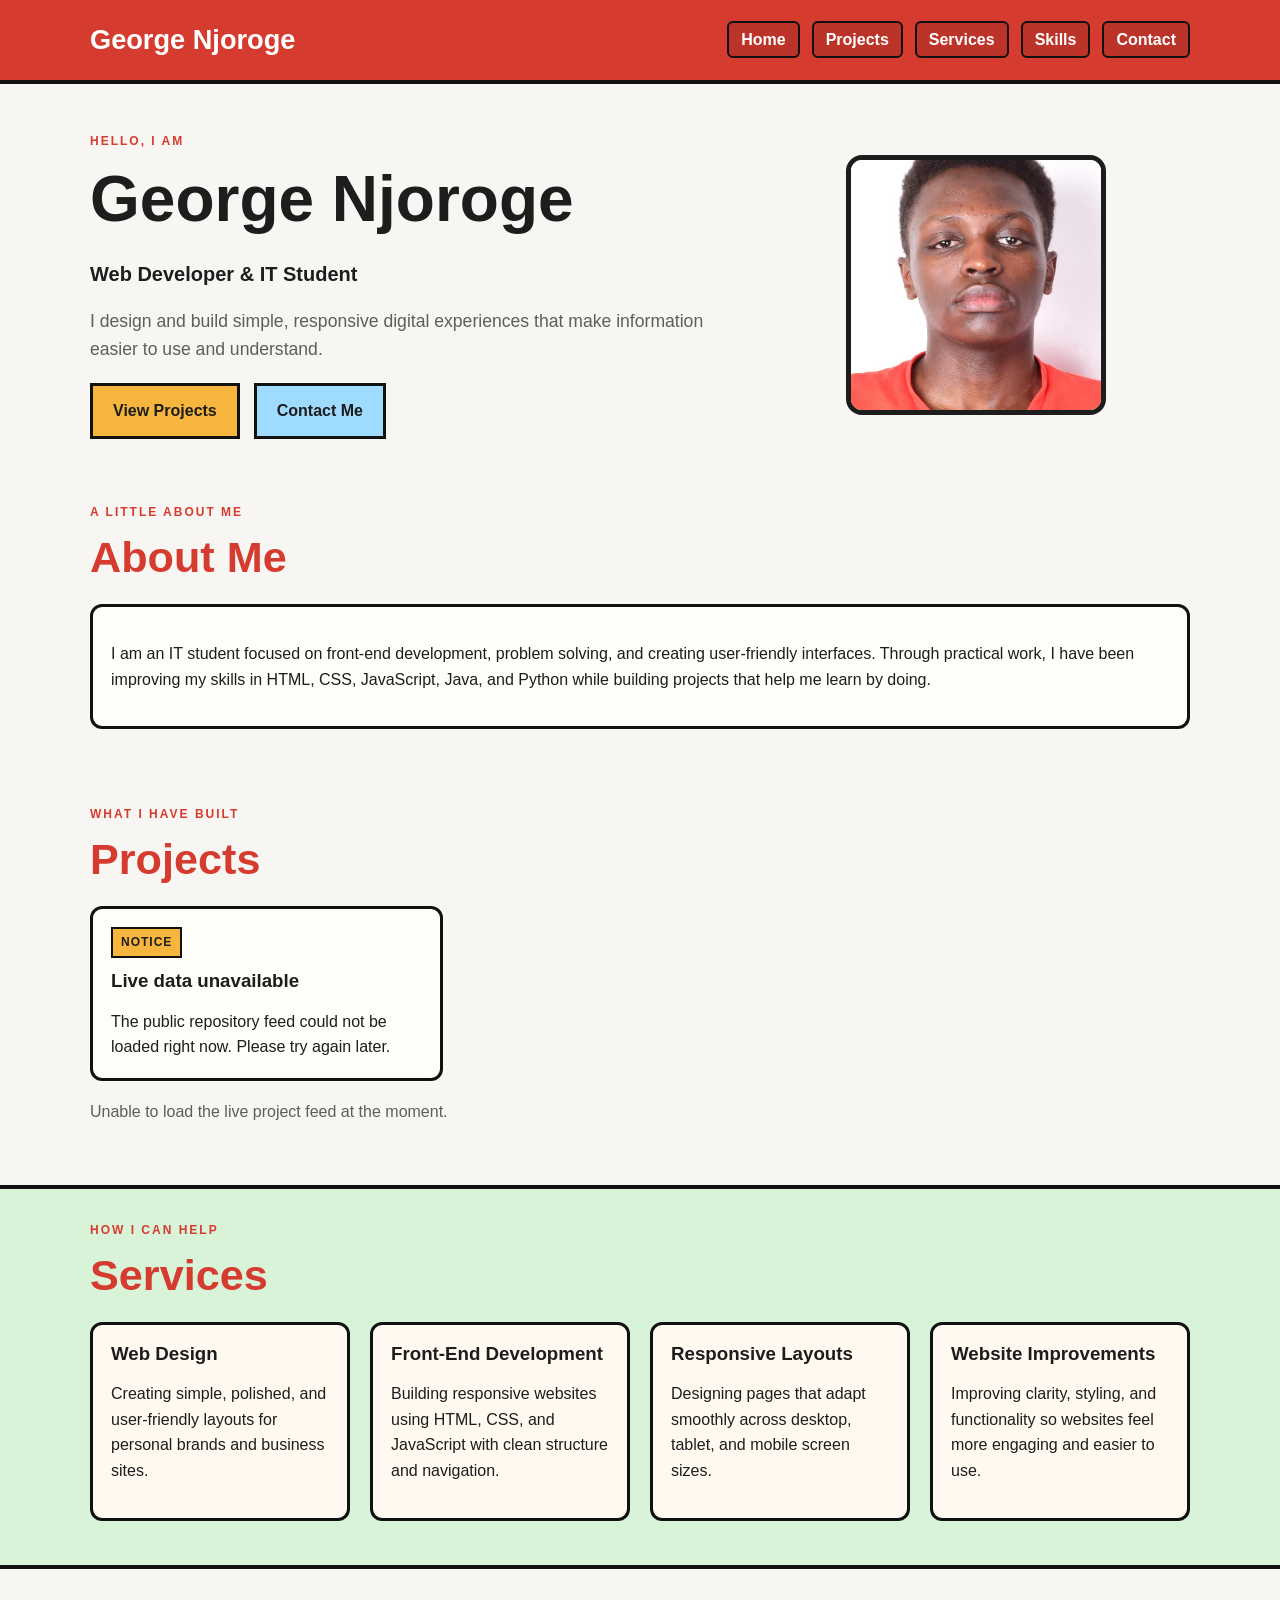
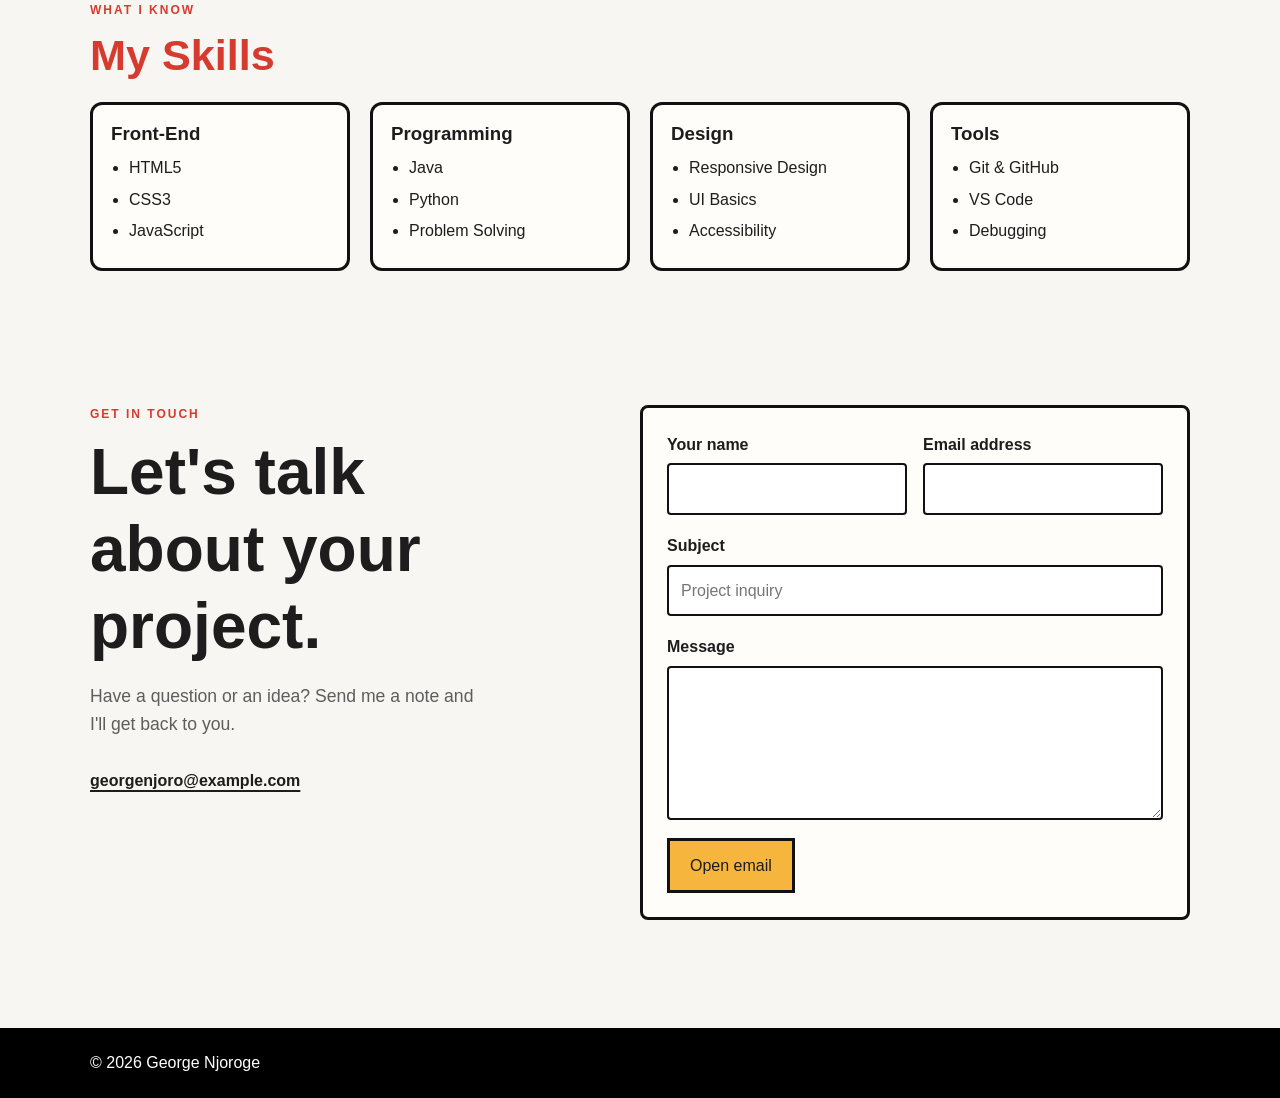
<file: index.html>
<!DOCTYPE html>
<html lang="en">
<head>
    <meta charset="UTF-8">
    <meta name="viewport" content="width=device-width, initial-scale=1.0">
    <title>George Njoroge | Portfolio</title>
    <link rel="stylesheet" href="style.css">
    <link rel="stylesheet" href="contact.css">
</head>
<body>
    <header class="site-header">
        <div class="container header-content">
            <a class="site-name" href="index.html">George Njoroge</a>
            <nav aria-label="Main navigation">
                <ul class="nav-list">
                    <li><a href="index.html">Home</a></li>
                    <li><a href="#projects">Projects</a></li>
                    <li><a href="#services">Services</a></li>
                    <li><a href="#skills">Skills</a></li>
                    <li><a href="#contact">Contact</a></li>
                </ul>
            </nav>
        </div>
    </header>

    <main>
        <section class="hero container" aria-labelledby="hero-title">
            <div class="hero-text">
                <p class="eyebrow">Hello, I am</p>
                <h1 id="hero-title">George Njoroge</h1>
                <p class="tagline">Web Developer &amp; IT Student</p>
                <p>I design and build simple, responsive digital experiences that make information easier to use and understand.</p>
                <div class="hero-actions">
                    <a class="button button-primary" href="#projects">View Projects</a>
                    <a class="button button-secondary" href="#contact">Contact Me</a>
                </div>
            </div>
            <div class="hero-image">
                <img src="images/me-optimized.webp" alt="Professional headshot of George Njoroge" width="800" height="800">
            </div>
        </section>

        <section class="section container" id="about" aria-labelledby="about-title">
            <p class="eyebrow">A little about me</p>
            <h2 id="about-title">About Me</h2>
            <div class="about-content">
                <p>I am an IT student focused on front-end development, problem solving, and creating user-friendly interfaces. Through practical work, I have been improving my skills in HTML, CSS, JavaScript, Java, and Python while building projects that help me learn by doing.</p>
            </div>
        </section>

        <section class="section container" id="projects" aria-labelledby="projects-title">
                <p class="eyebrow">What I have built</p>
                <h2 id="projects-title">Projects</h2>
                <div class="project-grid" id="project-grid" aria-live="polite"></div>
                <p class="api-status" id="api-status" role="status" aria-live="polite"></p>
            </section>

        <section class="section section-muted" id="services" aria-labelledby="services-title">
            <div class="container">
                <p class="eyebrow">How I can help</p>
                <h2 id="services-title">Services</h2>
                <div class="service-grid">
                    <article class="service-card">
                        <h3>Web Design</h3>
                        <p>Creating simple, polished, and user-friendly layouts for personal brands and business sites.</p>
                    </article>
                    <article class="service-card">
                        <h3>Front-End Development</h3>
                        <p>Building responsive websites using HTML, CSS, and JavaScript with clean structure and navigation.</p>
                    </article>
                    <article class="service-card">
                        <h3>Responsive Layouts</h3>
                        <p>Designing pages that adapt smoothly across desktop, tablet, and mobile screen sizes.</p>
                    </article>
                    <article class="service-card">
                        <h3>Website Improvements</h3>
                        <p>Improving clarity, styling, and functionality so websites feel more engaging and easier to use.</p>
                    </article>
                </div>
            </div>
        </section>

        <section class="section container" id="skills" aria-labelledby="skills-title">
            <p class="eyebrow">What I know</p>
            <h2 id="skills-title">My Skills</h2>
            <div class="skills-grid">
                <article class="skill-card">
                    <h3>Front-End</h3>
                    <ul>
                        <li>HTML5</li>
                        <li>CSS3</li>
                        <li>JavaScript</li>
                    </ul>
                </article>
                <article class="skill-card">
                    <h3>Programming</h3>
                    <ul>
                        <li>Java</li>
                        <li>Python</li>
                        <li>Problem Solving</li>
                    </ul>
                </article>
                <article class="skill-card">
                    <h3>Design</h3>
                    <ul>
                        <li>Responsive Design</li>
                        <li>UI Basics</li>
                        <li>Accessibility</li>
                    </ul>
                </article>
                <article class="skill-card">
                    <h3>Tools</h3>
                    <ul>
                        <li>Git &amp; GitHub</li>
                        <li>VS Code</li>
                        <li>Debugging</li>
                    </ul>
                </article>
            </div>
        </section>

    <section class="container contact-page" id="contact" aria-labelledby="contact-title">
        <div class="contact-intro">
            <p class="eyebrow">Get in touch</p>
            <h1 id="contact-title">Let's talk about your project.</h1>
            <p>Have a question or an idea? Send me a note and I'll get back to you.</p>
            <a class="contact-email" href="mailto:georgenjoro@example.com">georgenjoro@example.com</a>
        </div>

        <form class="contact-form" id="contact-form">
            <div class="form-row">
                <div class="form-field">
                    <label for="name">Your name</label>
                    <input id="name" name="name" type="text" autocomplete="name" required>
                </div>
                <div class="form-field">
                    <label for="email">Email address</label>
                    <input id="email" name="email" type="email" autocomplete="email" required>
                </div>
            </div>
            <div class="form-row">
                <div class="form-field form-field-full">
                    <label for="subject">Subject</label>
                    <input id="subject" name="subject" type="text" placeholder="Project inquiry" required>
                </div>
            </div>
            <div class="form-field">
                <label for="message">Message</label>
                <textarea id="message" name="message" rows="5" required></textarea>
            </div>
            <div class="form-actions">
                <button class="button button-primary" type="submit">Open email</button>
                <p class="form-status" id="form-status" role="status" aria-live="polite"></p>
            </div>
        </form>
    </section>

    <footer class="site-footer">
        <div class="container footer-content">
            <p>&copy; 2026 George Njoroge</p>
        </div>
    </footer>

    <script>
        const contactForm = document.querySelector("#contact-form");
        const formStatus = document.querySelector("#form-status");
        const projectGrid = document.querySelector("#project-grid");
        const apiStatus = document.querySelector("#api-status");

        const githubUsername = "ogGEORGE-x";

        function createProjectCard(repo) {
            const card = document.createElement("article");
            card.className = "project-card";

            const tag = document.createElement("span");
            tag.className = "project-tag";
            tag.textContent = repo.language ? repo.language : "Repository";

            const title = document.createElement("h3");
            title.textContent = repo.name;

            const meta = document.createElement("div");
            meta.className = "repo-meta";

            const stars = document.createElement("span");
            stars.textContent = `★ ${repo.stargazers_count}`;

            const forks = document.createElement("span");
            forks.textContent = `Forks ${repo.forks_count}`;

            const description = document.createElement("p");
            description.textContent = repo.description || "No description provided for this repository yet.";

            const link = document.createElement("a");
            link.href = repo.html_url;
            link.target = "_blank";
            link.rel = "noreferrer";
            link.textContent = "View on GitHub";

            meta.append(stars, forks);
            card.append(tag, title, meta, description, link);
            return card;
        }

        async function loadGitHubProjects() {
            if (!projectGrid || !apiStatus) {
                return;
            }

            projectGrid.textContent = "";
            const loadingCard = document.createElement("article");
            loadingCard.className = "project-card";
            const loadingTag = document.createElement("span");
            loadingTag.className = "project-tag";
            loadingTag.textContent = "Loading";
            const loadingTitle = document.createElement("h3");
            loadingTitle.textContent = "Fetching live repositories...";
            const loadingText = document.createElement("p");
            loadingText.textContent = "Your GitHub project list is loading from a live API.";
            loadingCard.append(loadingTag, loadingTitle, loadingText);
            projectGrid.appendChild(loadingCard);
            apiStatus.textContent = "Loading live project data...";

            try {
                const response = await fetch(`https://api.github.com/users/${githubUsername}/repos?per_page=6`, {
                    headers: {
                        Accept: "application/vnd.github+json"
                    }
                });

                if (!response.ok) {
                    throw new Error("The GitHub API request failed.");
                }

                const repos = await response.json();
                const featuredRepos = repos
                    .filter((repo) => !repo.private)
                    .sort((a, b) => new Date(b.updated_at) - new Date(a.updated_at))
                    .slice(0, 3);

                projectGrid.textContent = "";

                if (!featuredRepos.length) {
                    throw new Error("No public repositories were returned.");
                }

                featuredRepos.forEach((repo) => {
                    projectGrid.appendChild(createProjectCard(repo));
                });

                apiStatus.textContent = "Live GitHub data is loading successfully.";
            } catch (error) {
                projectGrid.textContent = "";
                const fallbackCard = document.createElement("article");
                fallbackCard.className = "project-card";
                const tag = document.createElement("span");
                tag.className = "project-tag";
                tag.textContent = "Notice";
                const title = document.createElement("h3");
                title.textContent = "Live data unavailable";
                const message = document.createElement("p");
                message.textContent = "The public repository feed could not be loaded right now. Please try again later.";
                fallbackCard.append(tag, title, message);
                projectGrid.appendChild(fallbackCard);
                apiStatus.textContent = "Unable to load the live project feed at the moment.";
            }
        }

        if (contactForm && formStatus) {
            contactForm.addEventListener("submit", (event) => {
                event.preventDefault();

                const formData = new FormData(contactForm);
                const name = String(formData.get("name") ?? "").trim();
                const email = String(formData.get("email") ?? "").trim();
                const subject = String(formData.get("subject") ?? "").trim();
                const message = String(formData.get("message") ?? "").trim();

                if (!name || !email || !subject || !message) {
                    formStatus.textContent = "Please complete all fields before sending your message.";
                    return;
                }

                const body = `From: ${name}\nEmail: ${email}\n\n${message}`;
                const mailtoUrl = `mailto:georgenjoro@example.com?subject=${encodeURIComponent(subject)}&body=${encodeURIComponent(body)}`;

                formStatus.textContent = "Your email app should open with your message ready to send.";
                window.location.href = mailtoUrl;
            });
        }

        loadGitHubProjects();
    </script>
</body>
</html>
</file>
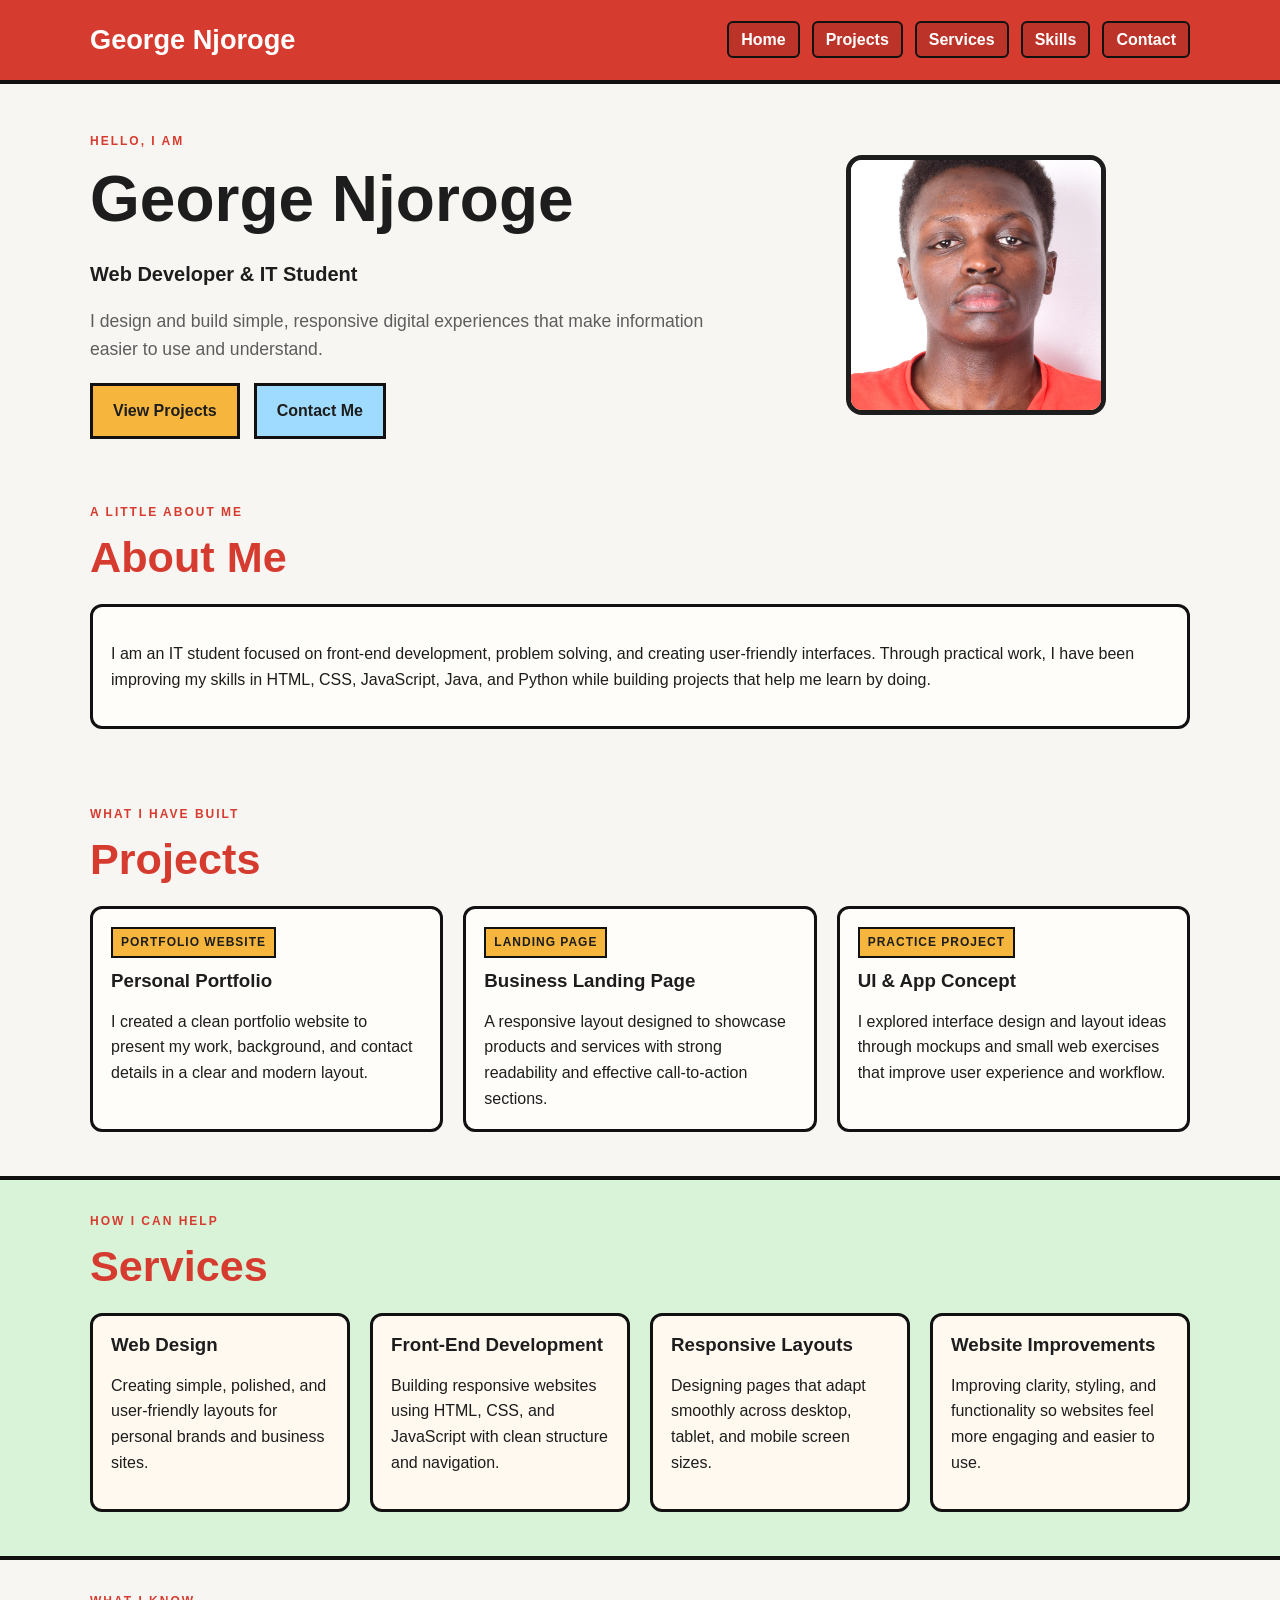
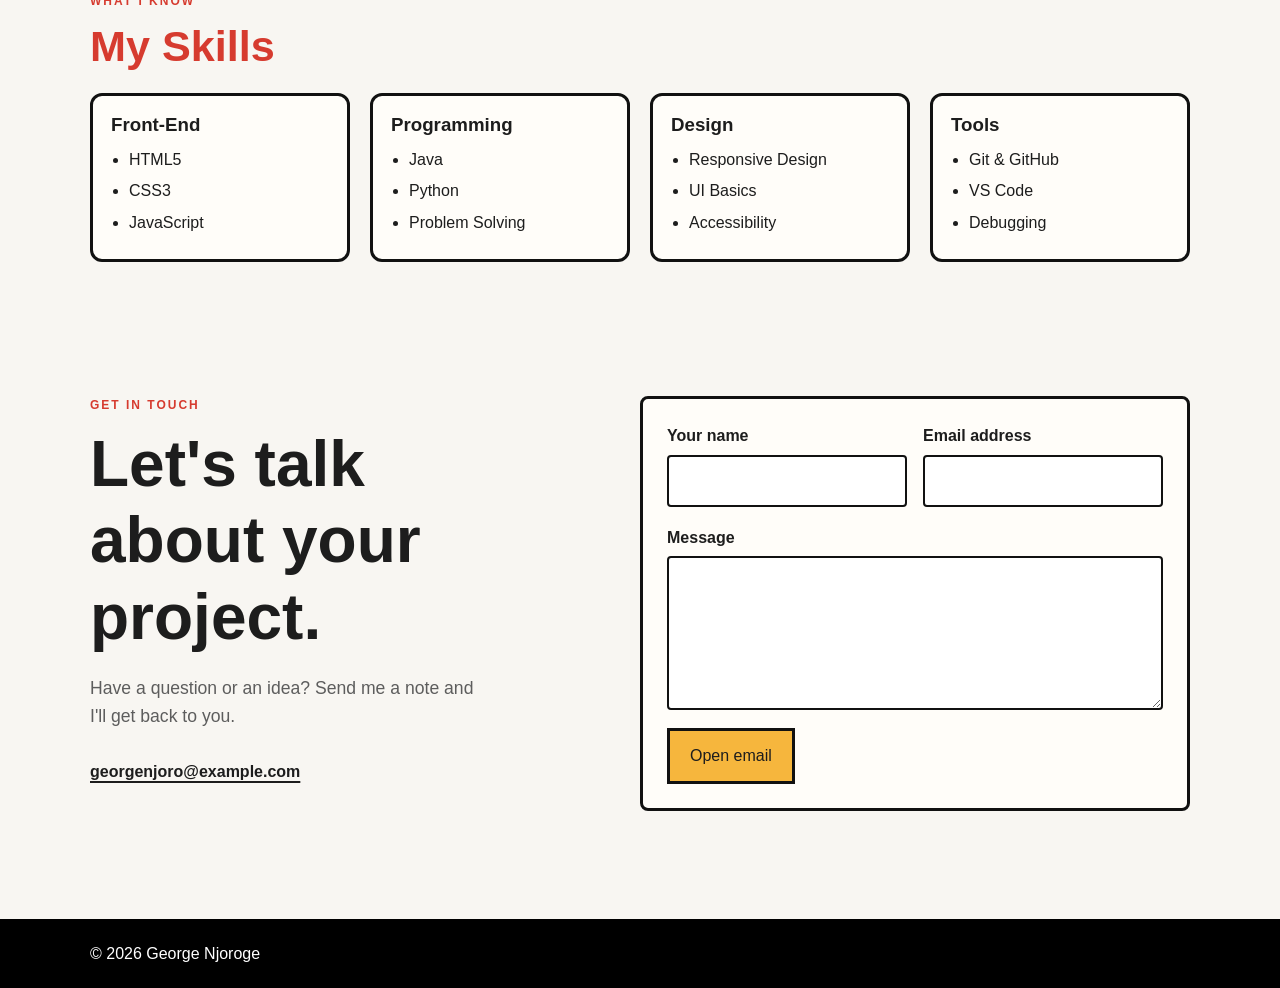
<file: project.html>
<!DOCTYPE html>
<html lang="en">
<head>
    <meta charset="UTF-8">
    <meta name="viewport" content="width=device-width, initial-scale=1.0">
    <title>George Njoroge | Portfolio</title>
    <link rel="stylesheet" href="style.css">
    <link rel="stylesheet" href="contact.css">
    <script src="contact.js" defer></script>
</head>
<body>
    <header class="site-header">
        <div class="container header-content">
            <a class="site-name" href="index.html">George Njoroge</a>
            <nav aria-label="Main navigation">
                <ul class="nav-list">
                    <li><a href="index.html">Home</a></li>
                    <li><a href="#projects">Projects</a></li>
                    <li><a href="#services">Services</a></li>
                    <li><a href="#skills">Skills</a></li>
                    <li><a href="#contact">Contact</a></li>
                </ul>
            </nav>
        </div>
    </header>

    <main>
        <section class="hero container" aria-labelledby="hero-title">
            <div class="hero-text">
                <p class="eyebrow">Hello, I am</p>
                <h1 id="hero-title">George Njoroge</h1>
                <p class="tagline">Web Developer &amp; IT Student</p>
                <p>I design and build simple, responsive digital experiences that make information easier to use and understand.</p>
                <div class="hero-actions">
                    <a class="button button-primary" href="#projects">View Projects</a>
                    <a class="button button-secondary" href="#contact">Contact Me</a>
                </div>
            </div>
            <div class="hero-image">
                <img src="images/me.jpeg" alt="Professional headshot of George Njoroge">
            </div>
        </section>

        <section class="section container" id="about" aria-labelledby="about-title">
            <p class="eyebrow">A little about me</p>
            <h2 id="about-title">About Me</h2>
            <div class="about-content">
                <p>I am an IT student focused on front-end development, problem solving, and creating user-friendly interfaces. Through practical work, I have been improving my skills in HTML, CSS, JavaScript, Java, and Python while building projects that help me learn by doing.</p>
            </div>
        </section>

        <section class="section container" id="projects" aria-labelledby="projects-title">
            <p class="eyebrow">What I have built</p>
            <h2 id="projects-title">Projects</h2>
            <div class="project-grid">
                <article class="project-card">
                    <span class="project-tag">Portfolio Website</span>
                    <h3>Personal Portfolio</h3>
                    <p>I created a clean portfolio website to present my work, background, and contact details in a clear and modern layout.</p>
                </article>
                <article class="project-card">
                    <span class="project-tag">Landing Page</span>
                    <h3>Business Landing Page</h3>
                    <p>A responsive layout designed to showcase products and services with strong readability and effective call-to-action sections.</p>
                </article>
                <article class="project-card">
                    <span class="project-tag">Practice Project</span>
                    <h3>UI &amp; App Concept</h3>
                    <p>I explored interface design and layout ideas through mockups and small web exercises that improve user experience and workflow.</p>
                </article>
            </div>
        </section>

        <section class="section section-muted" id="services" aria-labelledby="services-title">
            <div class="container">
                <p class="eyebrow">How I can help</p>
                <h2 id="services-title">Services</h2>
                <div class="service-grid">
                    <article class="service-card">
                        <h3>Web Design</h3>
                        <p>Creating simple, polished, and user-friendly layouts for personal brands and business sites.</p>
                    </article>
                    <article class="service-card">
                        <h3>Front-End Development</h3>
                        <p>Building responsive websites using HTML, CSS, and JavaScript with clean structure and navigation.</p>
                    </article>
                    <article class="service-card">
                        <h3>Responsive Layouts</h3>
                        <p>Designing pages that adapt smoothly across desktop, tablet, and mobile screen sizes.</p>
                    </article>
                    <article class="service-card">
                        <h3>Website Improvements</h3>
                        <p>Improving clarity, styling, and functionality so websites feel more engaging and easier to use.</p>
                    </article>
                </div>
            </div>
        </section>

        <section class="section container" id="skills" aria-labelledby="skills-title">
            <p class="eyebrow">What I know</p>
            <h2 id="skills-title">My Skills</h2>
            <div class="skills-grid">
                <article class="skill-card">
                    <h3>Front-End</h3>
                    <ul>
                        <li>HTML5</li>
                        <li>CSS3</li>
                        <li>JavaScript</li>
                    </ul>
                </article>
                <article class="skill-card">
                    <h3>Programming</h3>
                    <ul>
                        <li>Java</li>
                        <li>Python</li>
                        <li>Problem Solving</li>
                    </ul>
                </article>
                <article class="skill-card">
                    <h3>Design</h3>
                    <ul>
                        <li>Responsive Design</li>
                        <li>UI Basics</li>
                        <li>Accessibility</li>
                    </ul>
                </article>
                <article class="skill-card">
                    <h3>Tools</h3>
                    <ul>
                        <li>Git &amp; GitHub</li>
                        <li>VS Code</li>
                        <li>Debugging</li>
                    </ul>
                </article>
            </div>
        </section>

            <main class="container contact-page">
        <section class="contact-intro" aria-labelledby="contact-title">
            <p class="eyebrow">Get in touch</p>
            <h1 id="contact-title">Let's talk about your project.</h1>
            <p>Have a question or an idea? Send me a note and I'll get back to you.</p>
            <a class="contact-email" href="mailto:georgenjoro@example.com">georgenjoro@example.com</a>
        </section>

        <form class="contact-form" id="contact-form">
            <div class="form-row">
                <div class="form-field">
                    <label for="name">Your name</label>
                    <input id="name" name="name" type="text" autocomplete="name" required>
                </div>
                <div class="form-field">
                    <label for="email">Email address</label>
                    <input id="email" name="email" type="email" autocomplete="email" required>
                </div>
            </div>
            <div class="form-field">
                <label for="message">Message</label>
                <textarea id="message" name="message" rows="5" required></textarea>
            </div>
            <div class="form-actions">
                <button class="button button-primary" type="submit">Open email</button>
                <p class="form-status" id="form-status" role="status" aria-live="polite"></p>
            </div>
        </form>
    
    </main>

    <footer class="site-footer">
        <div class="container footer-content">
            <p>&copy; 2026 George Njoroge</p>
        </div>
    </footer>
</body>
</html>
</file>
<file: style.css>
:root {
    --bg: #f8f6f2;
    --paper: #fffdf9;
    --dark: #1d1d1d;
    --red: #d63b2f;
    --orange: #f6b63d;
    --blue: #9fdbff;
    --green: #d9f3d8;
    --line: #111111;
    --muted: #5d5d5d;
}

* {
    box-sizing: border-box;
}

html {
    scroll-behavior: smooth;
}

body {
    margin: 0;
    background: var(--bg);
    color: var(--dark);
    font-family: Arial, Helvetica, sans-serif;
    line-height: 1.6;
}

img {
    max-width: 100%;
    display: block;
}

.container {
    width: min(1100px, 90%);
    margin: 0 auto;
}

.site-header {
    background: var(--red);
    border-bottom: 4px solid var(--line);
    position: sticky;
    top: 0;
    z-index: 10;
}

.header-content {
    display: flex;
    justify-content: space-between;
    align-items: center;
    padding: 18px 0;
}

.site-name {
    color: #ffffff;
    font-size: 1.7rem;
    font-weight: bold;
    text-decoration: none;
}

.nav-list {
    display: flex;
    gap: 12px;
    list-style: none;
    margin: 0;
    padding: 0;
    flex-wrap: wrap;
}

.nav-list a {
    color: #ffffff;
    text-decoration: none;
    font-weight: bold;
    background: rgba(0, 0, 0, 0.12);
    padding: 8px 12px;
    border: 2px solid var(--line);
    border-radius: 6px;
}

.hero {
    display: grid;
    grid-template-columns: 1.2fr 0.8fr;
    gap: 32px;
    align-items: center;
    padding: 48px 0 32px;
}

.eyebrow {
    color: var(--red);
    font-size: 12px;
    font-weight: bold;
    letter-spacing: 2px;
    text-transform: uppercase;
    margin: 0 0 10px;
}

h1, h2, h3 {
    margin-top: 0;
    margin-bottom: 12px;
    line-height: 1.2;
}

h1 {
    font-size: clamp(2.5rem, 5vw, 4rem);
    color: var(--dark);
}

h2 {
    font-size: clamp(2rem, 4vw, 2.7rem);
    color: var(--red);
    margin-bottom: 20px;
}

.tagline {
    font-size: 1.25rem;
    font-weight: bold;
    color: var(--dark);
    margin-bottom: 12px;
}

.hero-text p:not(.eyebrow):not(.tagline) {
    font-size: 1.1rem;
    margin-bottom: 20px;
    color: var(--muted);
}

.hero-actions {
    display: flex;
    gap: 14px;
    flex-wrap: wrap;
    margin-top: 20px;
}

.button {
    display: inline-block;
    text-decoration: none;
    padding: 12px 20px;
    border: 3px solid var(--line);
    font-weight: bold;
    transition: transform 0.2s ease;
}

.button:hover {
    transform: translateY(-1px);
}

.button-primary {
    background: var(--orange);
    color: var(--dark);
}

.button-secondary {
    background: var(--blue);
    color: var(--dark);
}

.hero-image img {
    display: block;
    width: 260px;
    height: 260px;
    object-fit: cover;
    border: 5px solid var(--dark);
    margin: 0 auto;
    border-radius: 16px;
    background: #ffffff;
}

.section {
    padding: 32px 0 44px;
}

.section-muted {
    background: var(--green);
    border-top: 4px solid var(--line);
    border-bottom: 4px solid var(--line);
}

.about-content,
.project-card,
.service-card,
.skill-card,
.contact-card {
    background: var(--paper);
    border: 3px solid var(--line);
    padding: 18px;
    border-radius: 12px;
}

.project-grid,
.service-grid,
.skills-grid,
.contact-grid {
    display: grid;
    gap: 20px;
}

.project-grid {
    grid-template-columns: repeat(3, minmax(0, 1fr));
}

.service-grid {
    grid-template-columns: repeat(4, minmax(0, 1fr));
}

.skills-grid {
    grid-template-columns: repeat(4, minmax(0, 1fr));
}

.contact-grid {
    grid-template-columns: repeat(2, minmax(0, 1fr));
}

.project-tag {
    display: inline-block;
    background: var(--orange);
    border: 2px solid var(--line);
    padding: 4px 8px;
    font-size: 0.75rem;
    font-weight: bold;
    text-transform: uppercase;
    letter-spacing: 1px;
    margin-bottom: 12px;
}

.api-status {
    margin-top: 18px;
    color: var(--muted);
    min-height: 1.5em;
}

.project-card h3,
.service-card h3,
.skill-card h3,
.contact-card h3 {
    color: var(--dark);
    margin-bottom: 10px;
}

.project-card a {
    color: var(--dark);
    text-decoration: none;
    font-weight: bold;
    display: inline-block;
    margin-top: 10px;
}

.repo-meta {
    display: flex;
    flex-wrap: wrap;
    gap: 8px;
    margin: 12px 0;
}

.repo-meta span {
    display: inline-block;
    background: #f9f1e6;
    border: 2px solid var(--line);
    border-radius: 999px;
    padding: 4px 8px;
    font-size: 0.75rem;
    font-weight: bold;
}

.project-card p {
    margin-bottom: 0;
}

.service-card {
    background: #fff9f0;
}

.skill-card ul,
.contact-list {
    margin: 0;
    padding-left: 18px;
}

.skill-card li,
.contact-list li {
    margin-bottom: 6px;
}

.contact-list {
    list-style: none;
    padding-left: 0;
}

.contact-list a,
.site-footer a {
    color: var(--dark);
    text-decoration: none;
}

.site-footer {
    background: #000000;
    color: #ffffff;
    padding: 22px 0;
}

.footer-content {
    display: flex;
    justify-content: space-between;
    align-items: center;
}

.site-footer p {
    margin: 0;
}

@media (max-width: 900px) {
    .project-grid,
    .service-grid,
    .skills-grid {
        grid-template-columns: repeat(2, minmax(0, 1fr));
    }
}

@media (max-width: 700px) {
    .header-content,
    .footer-content {
        display: block;
        text-align: center;
    }

    .nav-list {
        justify-content: center;
        margin-top: 10px;
    }

    .hero,
    .project-grid,
    .service-grid,
    .skills-grid,
    .contact-grid {
        grid-template-columns: 1fr;
    }

    .hero {
        padding-top: 32px;
    }

    .hero-actions {
        justify-content: center;
    }
}
</file>
<file: contact.css>
.contact-page {
    display: grid;
    grid-template-columns: 0.9fr 1.1fr;
    gap: clamp(32px, 8vw, 100px);
    align-items: start;
    padding-top: clamp(48px, 10vh, 100px);
    padding-bottom: clamp(56px, 12vh, 120px);
}

.contact-intro h1 {
    max-width: 460px;
    font-size: clamp(2.4rem, 5vw, 4rem);
}

.contact-intro > p:not(.eyebrow) {
    max-width: 390px;
    color: var(--muted);
    font-size: 1.1rem;
}

.contact-email {
    display: inline-block;
    margin-top: 12px;
    color: var(--dark);
    font-weight: bold;
    text-decoration-thickness: 2px;
    text-underline-offset: 4px;
}

.contact-form {
    display: grid;
    gap: 18px;
    padding: 24px;
    background: var(--paper);
    border: 3px solid var(--line);
    border-radius: 8px;
}

.form-row {
    display: grid;
    grid-template-columns: repeat(2, minmax(0, 1fr));
    gap: 16px;
}

.form-field {
    display: grid;
    gap: 6px;
}

.form-field label {
    font-weight: bold;
}

.form-field input,
.form-field textarea {
    width: 100%;
    padding: 11px 12px;
    border: 2px solid var(--line);
    border-radius: 4px;
    background: #ffffff;
    color: var(--dark);
    font: inherit;
}

.form-field textarea {
    resize: vertical;
}

.form-field-full {
    grid-column: 1 / -1;
}

.form-field input:focus-visible,
.form-field textarea:focus-visible,
.contact-form button:focus-visible,
.contact-email:focus-visible {
    outline: 3px solid var(--red);
    outline-offset: 3px;
}

.form-actions {
    display: flex;
    align-items: center;
    gap: 16px;
    flex-wrap: wrap;
}

.contact-form button {
    cursor: pointer;
    font: inherit;
}

.form-status {
    margin: 0;
    color: var(--muted);
}

.site-footer a {
    color: #ffffff;
}

@media (max-width: 700px) {
    .contact-page,
    .form-row {
        grid-template-columns: 1fr;
    }

    .contact-form {
        padding: 18px;
    }
}
</file>
